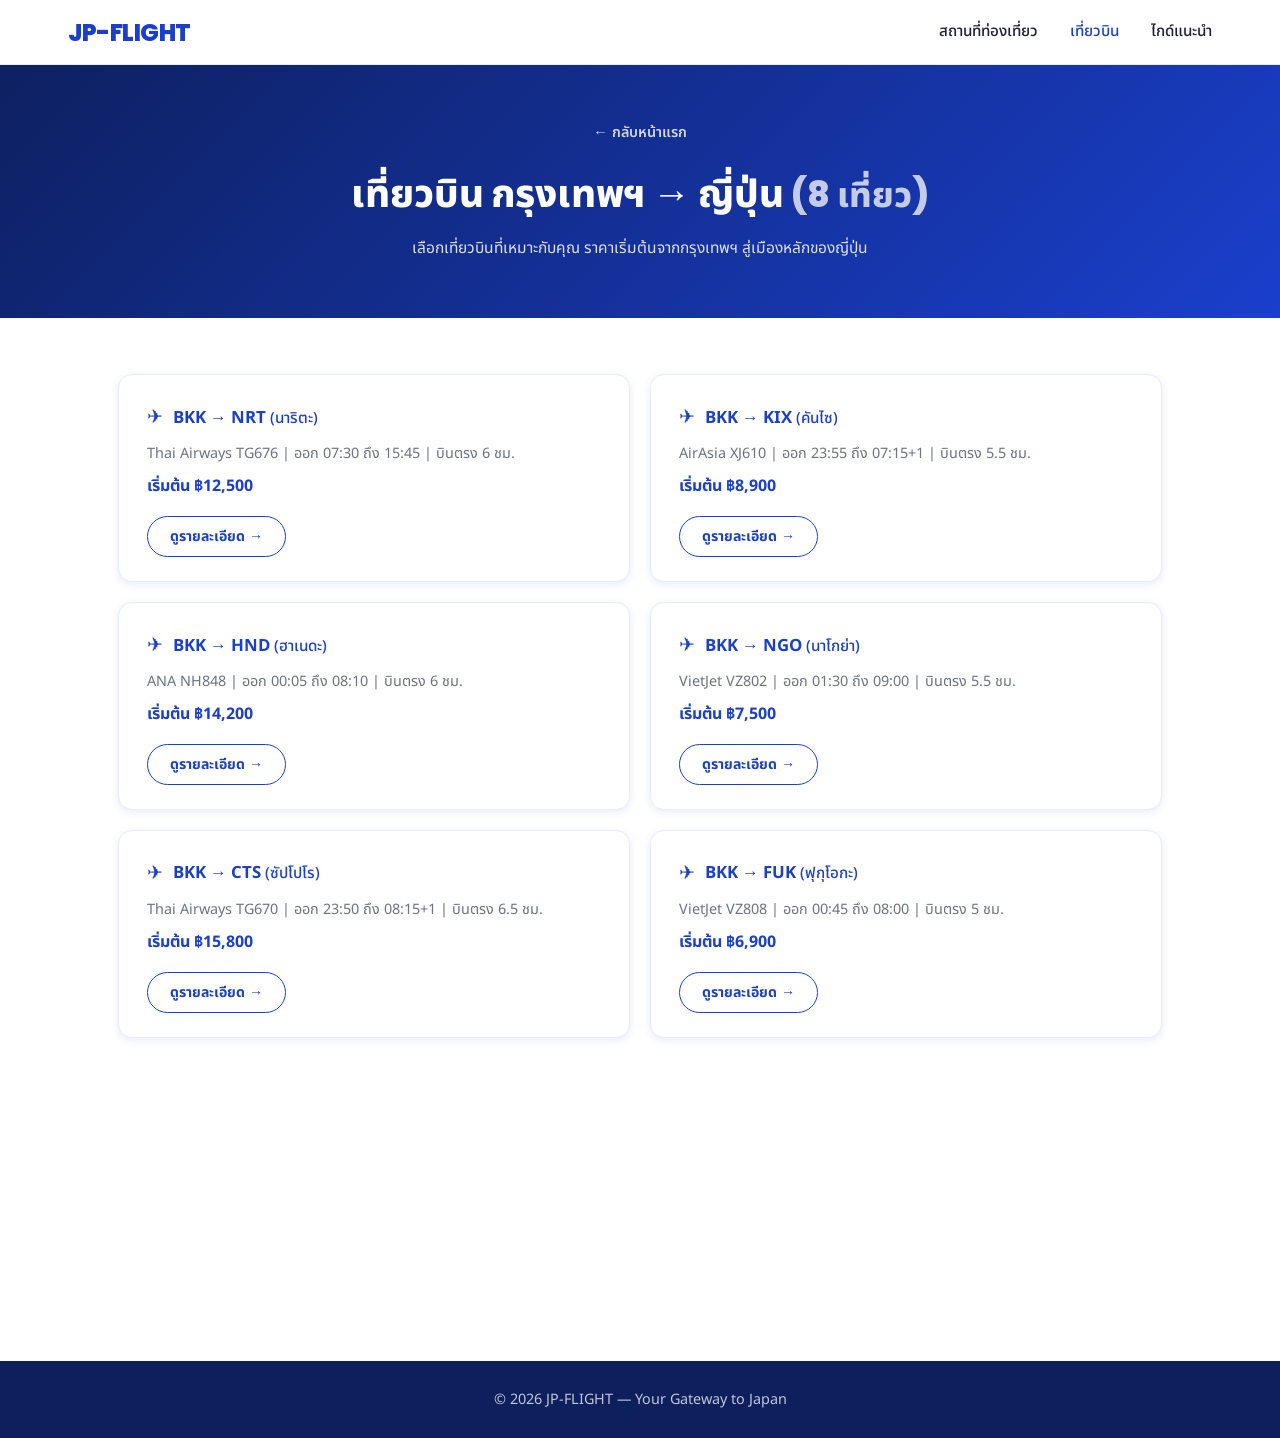
<file: flights.html>
<!DOCTYPE html>
<html lang="th">
<head>
  <meta charset="UTF-8" />
  <meta name="viewport" content="width=device-width, initial-scale=1.0" />
  <title>เที่ยวบิน — JP-FLIGHT</title>
  <link rel="stylesheet" href="style.css" />
  <link href="https://fonts.googleapis.com/css2?family=Noto+Sans+Thai:wght@400;600;700&family=Poppins:wght@400;600;700;800&display=swap" rel="stylesheet" />
</head>
<body class="page-flights">

  <!-- ===== NAVBAR ===== -->
  <header class="navbar" id="navbar">
    <div class="nav-inner">
      <a href="index.html" class="logo">JP-FLIGHT</a>
      <nav>
        <a href="travel-place.html" class="nav-link">สถานที่ท่องเที่ยว</a>
        <a href="flights.html" class="nav-link" style="color:var(--blue)">เที่ยวบิน</a>
        <a href="guides.html" class="nav-link">ไกด์แนะนำ</a>
      </nav>
      <button class="hamburger" id="hamburger" aria-label="เมนู">
        <span></span><span></span><span></span>
      </button>
    </div>
    <div class="mobile-menu" id="mobileMenu">
      <a href="travel-place.html" class="nav-link">สถานที่ท่องเที่ยว</a>
      <a href="flights.html" class="nav-link">เที่ยวบิน</a>
      <a href="guides.html" class="nav-link">ไกด์แนะนำ</a>
    </div>
  </header>

  <!-- ===== HERO ===== -->
  <div class="fl-hero">
    <a href="index.html" class="fl-back">← กลับหน้าแรก</a>
    <h1 class="fl-hero-title">เที่ยวบิน กรุงเทพฯ → ญี่ปุ่น <span class="fl-count">(8 เที่ยว)</span></h1>
    <p class="fl-hero-sub">เลือกเที่ยวบินที่เหมาะกับคุณ ราคาเริ่มต้นจากกรุงเทพฯ สู่เมืองหลักของญี่ปุ่น</p>
  </div>

  <!-- ===== FLIGHTS GRID ===== -->
  <main class="fl-main">
    <div class="fl-grid" id="flightGrid">

      <div class="fl-card" data-route="BKK→NRT" data-airline="Thai Airways TG676" data-time="07:30 → 15:45" data-duration="6 ชม." data-price="12,500">
        <div class="fl-card-header">
          <span class="fl-icon">✈</span>
          <span class="fl-route">BKK → NRT <span class="fl-city">(นาริตะ)</span></span>
        </div>
        <p class="fl-detail">Thai Airways TG676 | ออก 07:30 ถึง 15:45 | บินตรง 6 ชม.</p>
        <p class="fl-price">เริ่มต้น ฿12,500</p>
        <button class="fl-btn" onclick="openFlightModal(this)">ดูรายละเอียด →</button>
      </div>

      <div class="fl-card" data-route="BKK→KIX" data-airline="AirAsia XJ610" data-time="23:55 → 07:15+1" data-duration="5.5 ชม." data-price="8,900">
        <div class="fl-card-header">
          <span class="fl-icon">✈</span>
          <span class="fl-route">BKK → KIX <span class="fl-city">(คันไซ)</span></span>
        </div>
        <p class="fl-detail">AirAsia XJ610 | ออก 23:55 ถึง 07:15+1 | บินตรง 5.5 ชม.</p>
        <p class="fl-price">เริ่มต้น ฿8,900</p>
        <button class="fl-btn" onclick="openFlightModal(this)">ดูรายละเอียด →</button>
      </div>

      <div class="fl-card" data-route="BKK→HND" data-airline="ANA NH848" data-time="00:05 → 08:10" data-duration="6 ชม." data-price="14,200">
        <div class="fl-card-header">
          <span class="fl-icon">✈</span>
          <span class="fl-route">BKK → HND <span class="fl-city">(ฮาเนดะ)</span></span>
        </div>
        <p class="fl-detail">ANA NH848 | ออก 00:05 ถึง 08:10 | บินตรง 6 ชม.</p>
        <p class="fl-price">เริ่มต้น ฿14,200</p>
        <button class="fl-btn" onclick="openFlightModal(this)">ดูรายละเอียด →</button>
      </div>

      <div class="fl-card" data-route="BKK→NGO" data-airline="VietJet VZ802" data-time="01:30 → 09:00" data-duration="5.5 ชม." data-price="7,500">
        <div class="fl-card-header">
          <span class="fl-icon">✈</span>
          <span class="fl-route">BKK → NGO <span class="fl-city">(นาโกย่า)</span></span>
        </div>
        <p class="fl-detail">VietJet VZ802 | ออก 01:30 ถึง 09:00 | บินตรง 5.5 ชม.</p>
        <p class="fl-price">เริ่มต้น ฿7,500</p>
        <button class="fl-btn" onclick="openFlightModal(this)">ดูรายละเอียด →</button>
      </div>

      <div class="fl-card" data-route="BKK→CTS" data-airline="Thai Airways TG670" data-time="23:50 → 08:15+1" data-duration="6.5 ชม." data-price="15,800">
        <div class="fl-card-header">
          <span class="fl-icon">✈</span>
          <span class="fl-route">BKK → CTS <span class="fl-city">(ซัปโปโร)</span></span>
        </div>
        <p class="fl-detail">Thai Airways TG670 | ออก 23:50 ถึง 08:15+1 | บินตรง 6.5 ชม.</p>
        <p class="fl-price">เริ่มต้น ฿15,800</p>
        <button class="fl-btn" onclick="openFlightModal(this)">ดูรายละเอียด →</button>
      </div>

      <div class="fl-card" data-route="BKK→FUK" data-airline="VietJet VZ808" data-time="00:45 → 08:00" data-duration="5 ชม." data-price="6,900">
        <div class="fl-card-header">
          <span class="fl-icon">✈</span>
          <span class="fl-route">BKK → FUK <span class="fl-city">(ฟุกุโอกะ)</span></span>
        </div>
        <p class="fl-detail">VietJet VZ808 | ออก 00:45 ถึง 08:00 | บินตรง 5 ชม.</p>
        <p class="fl-price">เริ่มต้น ฿6,900</p>
        <button class="fl-btn" onclick="openFlightModal(this)">ดูรายละเอียด →</button>
      </div>

      <div class="fl-card" data-route="BKK→OKA" data-airline="Thai AirAsia FD238" data-time="10:00 → 14:30" data-duration="4.5 ชม." data-price="7,200">
        <div class="fl-card-header">
          <span class="fl-icon">✈</span>
          <span class="fl-route">BKK → OKA <span class="fl-city">(โอกินาว่า)</span></span>
        </div>
        <p class="fl-detail">Thai AirAsia FD238 | ออก 10:00 ถึง 14:30 | บินตรง 4.5 ชม.</p>
        <p class="fl-price">เริ่มต้น ฿7,200</p>
        <button class="fl-btn" onclick="openFlightModal(this)">ดูรายละเอียด →</button>
      </div>

      <div class="fl-card" data-route="BKK→HIJ" data-airline="Japan Airlines JL831" data-time="09:00 → 16:40" data-duration="5.5 ชม." data-price="11,900">
        <div class="fl-card-header">
          <span class="fl-icon">✈</span>
          <span class="fl-route">BKK → HIJ <span class="fl-city">(ฮิโรชิม่า)</span></span>
        </div>
        <p class="fl-detail">Japan Airlines JL831 | ออก 09:00 ถึง 16:40 | บินตรง 5.5 ชม.</p>
        <p class="fl-price">เริ่มต้น ฿11,900</p>
        <button class="fl-btn" onclick="openFlightModal(this)">ดูรายละเอียด →</button>
      </div>

    </div>
  </main>

  <!-- ===== FOOTER ===== -->
  <footer class="footer">
    <p>© 2026 JP-FLIGHT — Your Gateway to Japan</p>
  </footer>

  <!-- ===== MODAL ===== -->
  <div class="modal-overlay" id="modalOverlay">
    <div class="modal" id="modal">
      <button class="modal-close" id="modalClose">✕</button>
      <div class="modal-body" id="modalBody"></div>
    </div>
  </div>

  <!-- ===== TOAST ===== -->
  <div class="toast" id="toast"></div>

  <script src="script.js"></script>
  <script>
    function openFlightModal(btn) {
      const card    = btn.closest('.fl-card');
      const route   = card.dataset.route;
      const airline = card.dataset.airline;
      const time    = card.dataset.time;
      const dur     = card.dataset.duration;
      const price   = card.dataset.price;
      openModal(`
        <div style="padding:36px 28px 28px;">
          <h3 style="font-size:1.35rem;color:var(--navy);margin-bottom:18px;">✈ ${route}</h3>
          <div style="display:flex;flex-direction:column;gap:10px;margin-bottom:20px;">
            <div class="fl-modal-row"><span class="fl-modal-label">สายการบิน</span><span>${airline}</span></div>
            <div class="fl-modal-row"><span class="fl-modal-label">เวลาออก–ถึง</span><span>${time}</span></div>
            <div class="fl-modal-row"><span class="fl-modal-label">ระยะเวลา</span><span>${dur}</span></div>
            <div class="fl-modal-row"><span class="fl-modal-label">ราคาเริ่มต้น</span><span style="color:var(--blue);font-weight:800;">฿${price}</span></div>
          </div>
        </div>
      `);
    }
  </script>
</body>
</html>
</file>
<file: style.css>
/* ===== RESET & BASE ===== */
*, *::before, *::after { box-sizing: border-box; margin: 0; padding: 0; }

:root {
  --blue:       #1a3fcc;
  --blue-light: #2e5de8;
  --blue-dark:  #0f2490;
  --navy:       #0d1f5c;
  --white:      #ffffff;
  --off-white:  #f4f6ff;
  --gray:       #6b7280;
  --gray-light: #e8ecf7;
  --text:       #1a1f36;
  --shadow-sm:  0 2px 8px rgba(26,63,204,0.10);
  --shadow-md:  0 6px 24px rgba(26,63,204,0.14);
  --shadow-lg:  0 12px 40px rgba(26,63,204,0.18);
  --radius:     14px;
  --transition: 0.26s cubic-bezier(0.4,0,0.2,1);
}

html { scroll-behavior: smooth; }

body {
  font-family: 'Noto Sans Thai', 'Poppins', sans-serif;
  color: var(--text);
  background: var(--white);
  overflow-x: hidden;
}

/* ===== NAVBAR ===== */
.navbar {
  position: fixed;
  top: 0; left: 0; right: 0;
  z-index: 100;
  background: var(--white);
  border-bottom: 1.5px solid var(--gray-light);
  transition: box-shadow var(--transition);
}
.navbar.scrolled { box-shadow: var(--shadow-md); }

.nav-inner {
  max-width: 1200px;
  margin: 0 auto;
  padding: 0 28px;
  height: 64px;
  display: flex;
  align-items: center;
  justify-content: space-between;
}

.logo {
  font-family: 'Poppins', sans-serif;
  font-size: 1.5rem;
  font-weight: 800;
  color: var(--blue);
  text-decoration: none;
  letter-spacing: -0.5px;
}

nav { display: flex; gap: 32px; }

.nav-link {
  text-decoration: none;
  color: var(--text);
  font-size: 0.95rem;
  font-weight: 500;
  position: relative;
  padding-bottom: 2px;
  transition: color var(--transition);
}
.nav-link::after {
  content: '';
  position: absolute;
  bottom: -2px; left: 0; right: 0;
  height: 2px;
  background: var(--blue);
  transform: scaleX(0);
  transition: transform var(--transition);
}
.nav-link:hover { color: var(--blue); }
.nav-link:hover::after { transform: scaleX(1); }

.hamburger {
  display: none;
  flex-direction: column;
  gap: 5px;
  background: none;
  border: none;
  cursor: pointer;
  padding: 4px;
}
.hamburger span {
  display: block;
  width: 24px; height: 2.5px;
  background: var(--text);
  border-radius: 2px;
  transition: var(--transition);
}

.mobile-menu {
  display: none;
  flex-direction: column;
  padding: 12px 28px 20px;
  gap: 16px;
  border-top: 1px solid var(--gray-light);
}
.mobile-menu.open { display: flex; }

@media (max-width: 680px) {
  nav { display: none; }
  .hamburger { display: flex; }
}

/* ===== HERO ===== */
.hero {
  position: relative;
  min-height: 100vh;
  display: flex;
  align-items: center;
  justify-content: center;
  background: url('https://thfvnext.bing.com/th/id/R.3def6a21fee8acb8ed7e7586ba467267?rik=mBIckvixL36B2g&pid=ImgRaw&r=0') center/cover no-repeat;
  overflow: hidden;
}

.hero-overlay {
  position: absolute;
  inset: 0;
  
}

.hero-content {
  position: relative;
  z-index: 2;
  text-align: center;
  color: var(--white);
  padding: 0 24px;
  max-width: 760px;
  animation: fadeUp 0.9s ease both;
}

.hero-title {
  font-family: 'Poppins', 'Noto Sans Thai', sans-serif;
  font-size: clamp(2rem, 5vw, 3.4rem);
  font-weight: 800;
  line-height: 1.2;
  margin-bottom: 18px;
  text-shadow: 0 2px 20px rgba(0,0,0,0.3);
}

.hero-sub {
  font-size: clamp(1rem, 2vw, 1.2rem);
  opacity: 0.9;
  margin-bottom: 36px;
  line-height: 1.7;
}

.hero-actions { display: flex; gap: 16px; justify-content: center; flex-wrap: wrap; }

.btn {
  display: inline-block;
  padding: 14px 32px;
  border-radius: 50px;
  font-size: 1rem;
  font-weight: 700;
  text-decoration: none;
  cursor: pointer;
  border: none;
  transition: transform var(--transition), box-shadow var(--transition), background var(--transition);
}
.btn:hover { transform: translateY(-2px); }

.btn-primary {
  background: var(--white);
  color: var(--blue);
}
.btn-primary:hover {
  background: var(--off-white);
  box-shadow: var(--shadow-md);
}

.btn-hero-main {
  font-size: 1.15rem;
  padding: 18px 52px;
  letter-spacing: 0.3px;
  box-shadow: 0 4px 28px rgba(255,255,255,0.25);
}
.btn-hero-main:hover {
  box-shadow: 0 8px 36px rgba(255,255,255,0.4);
  transform: translateY(-3px) scale(1.04);
}

.btn-outline {
  background: transparent;
  color: var(--white);
  border: 2px solid rgba(255,255,255,0.75);
}
.btn-outline:hover {
  background: rgba(255,255,255,0.12);
  border-color: var(--white);
}

.hero-scroll {
  position: absolute;
  bottom: 32px;
  left: 50%;
  transform: translateX(-50%);
  z-index: 2;
  text-align: center;
  color: rgba(255,255,255,0.75);
  font-size: 0.8rem;
  cursor: pointer;
  transition: color var(--transition);
}
.hero-scroll:hover { color: var(--white); }
.scroll-arrow {
  animation: bounce 1.6s infinite;
  font-size: 1.2rem;
  margin-top: 4px;
}

/* ===== SECTIONS ===== */
.section {
  padding: 96px 28px;
  max-width: 1200px;
  margin: 0 auto;
}
.section-alt {
  max-width: 100%;
  background: var(--off-white);
  padding: 96px 28px;
}
.section-alt > * { max-width: 1200px; margin-left: auto; margin-right: auto; }

.section-title {
  text-align: center;
  font-size: clamp(1.5rem, 3vw, 2.2rem);
  font-weight: 700;
  color: var(--navy);
  margin-bottom: 56px;
  position: relative;
}
.section-title::after {
  content: '';
  display: block;
  width: 56px; height: 3px;
  background: var(--blue);
  border-radius: 2px;
  margin: 14px auto 0;
}

/* ===== DESTINATIONS ===== */
.destinations-grid {
  display: grid;
  grid-template-columns: repeat(4, 1fr);
  gap: 24px;
}

@media (max-width: 1024px) { .destinations-grid { grid-template-columns: repeat(2, 1fr); } }
@media (max-width: 520px)  { .destinations-grid { grid-template-columns: 1fr; } }

.dest-card {
  border-radius: var(--radius);
  overflow: hidden;
  box-shadow: var(--shadow-sm);
  cursor: pointer;
  transition: transform var(--transition), box-shadow var(--transition);
  background: var(--white);
}
.dest-card:hover {
  transform: translateY(-6px);
  box-shadow: var(--shadow-lg);
}

.dest-img-wrap {
  position: relative;
  overflow: hidden;
  aspect-ratio: 4/3;
}
.dest-img-wrap img {
  width: 100%; height: 100%;
  object-fit: cover;
  transition: transform 0.5s ease;
  display: block;
}
.dest-card:hover .dest-img-wrap img { transform: scale(1.07); }

.dest-overlay {
  position: absolute;
  inset: 0;
  background: rgba(13,31,92,0.55);
  display: flex;
  align-items: center;
  justify-content: center;
  opacity: 0;
  transition: opacity var(--transition);
}
.dest-card:hover .dest-overlay { opacity: 1; }

.dest-btn {
  background: var(--white);
  color: var(--blue);
  border: none;
  padding: 10px 22px;
  border-radius: 50px;
  font-weight: 700;
  font-size: 0.9rem;
  cursor: pointer;
  transition: background var(--transition), transform var(--transition);
}
.dest-btn:hover {
  background: var(--off-white);
  transform: scale(1.05);
}

.dest-name {
  padding: 14px 16px;
  font-weight: 600;
  color: var(--blue);
  font-size: 0.95rem;
}

/* ===== FLIGHTS ===== */
.flights-grid {
  display: grid;
  grid-template-columns: repeat(2, 1fr);
  gap: 24px;
  max-width: 1200px;
  margin: 0 auto;
}
@media (max-width: 720px) { .flights-grid { grid-template-columns: 1fr; } }

.flight-card {
  background: var(--white);
  border-radius: var(--radius);
  padding: 28px;
  box-shadow: var(--shadow-sm);
  transition: transform var(--transition), box-shadow var(--transition);
  cursor: default;
}
.flight-card:hover {
  transform: translateY(-4px);
  box-shadow: var(--shadow-md);
}

.flight-header {
  display: flex;
  align-items: center;
  gap: 10px;
  margin-bottom: 10px;
}

.flight-icon {
  font-size: 1.3rem;
  color: var(--blue);
}

.flight-route {
  font-weight: 700;
  font-size: 1.05rem;
  color: var(--blue);
}

.flight-detail {
  color: var(--gray);
  font-size: 0.9rem;
  margin-bottom: 10px;
  line-height: 1.6;
}

.flight-price {
  color: var(--blue);
  font-weight: 700;
  font-size: 1rem;
  margin-bottom: 18px;
}

.btn-book {
  background: var(--blue);
  color: var(--white);
  border: none;
  padding: 10px 24px;
  border-radius: 50px;
  font-weight: 700;
  font-size: 0.9rem;
  cursor: pointer;
  transition: background var(--transition), transform var(--transition), box-shadow var(--transition);
}
.btn-book:hover {
  background: var(--blue-dark);
  transform: translateY(-2px);
  box-shadow: var(--shadow-sm);
}
.btn-book:active { transform: scale(0.97); }

/* ===== GUIDES ===== */
.guides-grid {
  display: grid;
  grid-template-columns: repeat(3, 1fr);
  gap: 28px;
}
@media (max-width: 900px) { .guides-grid { grid-template-columns: 1fr; max-width: 420px; margin: 0 auto; } }

.guide-card {
  background: var(--white);
  border-radius: var(--radius);
  padding: 36px 28px;
  text-align: center;
  box-shadow: var(--shadow-sm);
  border: 1.5px solid var(--gray-light);
  transition: transform var(--transition), box-shadow var(--transition), border-color var(--transition);
  cursor: pointer;
  outline: none;
}
.guide-card:hover, .guide-card:focus {
  transform: translateY(-6px);
  box-shadow: var(--shadow-lg);
  border-color: var(--blue-light);
}

.guide-avatar {
  width: 96px; height: 96px;
  border-radius: 50%;
  overflow: hidden;
  margin: 0 auto 18px;
  border: 3px solid var(--blue-light);
}
.guide-avatar img { width: 100%; height: 100%; object-fit: cover; display: block; }

.guide-name {
  font-size: 1.05rem;
  font-weight: 700;
  color: var(--navy);
  margin-bottom: 6px;
}
.guide-spec {
  font-size: 0.88rem;
  color: var(--blue);
  font-weight: 500;
  margin-bottom: 10px;
}
.guide-stars {
  color: #f5b700;
  font-size: 1rem;
  letter-spacing: 2px;
  margin-bottom: 18px;
}

.guide-more {
  display: inline-block;
  color: var(--blue);
  font-weight: 700;
  font-size: 0.88rem;
  transition: color var(--transition), transform var(--transition);
}
.guide-card:hover .guide-more {
  color: var(--blue-dark);
  transform: translateX(3px);
}

.btn-contact {
  background: var(--off-white);
  color: var(--blue);
  border: 1.5px solid var(--blue-light);
  padding: 10px 22px;
  border-radius: 50px;
  font-weight: 700;
  font-size: 0.88rem;
  cursor: pointer;
  transition: background var(--transition), transform var(--transition);
}
.btn-contact:hover {
  background: var(--blue);
  color: var(--white);
  transform: scale(1.04);
}

/* ===== FOOTER ===== */
.footer {
  background: var(--navy);
  color: rgba(255,255,255,0.75);
  text-align: center;
  padding: 28px;
  font-size: 0.9rem;
}

/* ===== MODAL ===== */
.modal-overlay {
  position: fixed;
  inset: 0;
  background: rgba(13,31,92,0.55);
  backdrop-filter: blur(4px);
  z-index: 200;
  display: flex;
  align-items: center;
  justify-content: center;
  opacity: 0;
  pointer-events: none;
  transition: opacity 0.3s ease;
}
.modal-overlay.open {
  opacity: 1;
  pointer-events: all;
}

.modal {
  background: var(--white);
  border-radius: 20px;
  padding: 0;
  max-width: 600px;
  width: 92%;
  max-height: 88vh;
  overflow-y: auto;
  position: relative;
  transform: scale(0.92) translateY(16px);
  transition: transform 0.3s ease;
  box-shadow: var(--shadow-lg);
  scrollbar-width: thin;
  scrollbar-color: var(--gray-light) transparent;
}
.modal::-webkit-scrollbar { width: 5px; }
.modal::-webkit-scrollbar-thumb { background: var(--gray-light); border-radius: 4px; }
.modal-overlay.open .modal {
  transform: scale(1) translateY(0);
}

.modal-close {
  position: sticky;
  top: 12px;
  float: right;
  margin: 12px 12px 0 0;
  z-index: 10;
  background: rgba(255,255,255,0.92);
  border: none;
  width: 32px; height: 32px;
  border-radius: 50%;
  cursor: pointer;
  font-size: 0.9rem;
  display: flex; align-items: center; justify-content: center;
  transition: background var(--transition);
  box-shadow: 0 2px 8px rgba(0,0,0,0.15);
}
.modal-close:hover { background: #d1d5db; }

.modal-body h3 { font-size: 1.4rem; color: var(--navy); margin-bottom: 10px; }
.modal-body p  { color: var(--gray); line-height: 1.8; font-size: 0.95rem; }
.modal-body img { width: 100%; border-radius: 12px; margin-bottom: 18px; object-fit: cover; max-height: 220px; }

/* ===== DESTINATION POPUP ===== */
.dp-hero-img {
  position: relative;
  width: 100%;
  height: 220px;
  overflow: hidden;
  border-radius: 20px 20px 0 0;
  flex-shrink: 0;
}
.dp-hero-img img {
  width: 100%; height: 100%;
  object-fit: cover;
  display: block;
}
.dp-hero-title-wrap {
  position: absolute;
  bottom: 0; left: 0; right: 0;
  padding: 50px 24px 18px;
  background: linear-gradient(to top, rgba(13,31,92,0.82) 0%, transparent 100%);
}
.dp-city-title {
  color: var(--white);
  font-size: 1.5rem;
  font-weight: 800;
  font-family: 'Poppins', 'Noto Sans Thai', sans-serif;
}
.dp-content {
  padding: 0 24px 28px;
}
.dp-back {
  display: inline-block;
  margin: 18px 0 16px;
  background: none;
  border: none;
  color: var(--blue);
  font-size: 0.92rem;
  font-weight: 600;
  cursor: pointer;
  font-family: 'Noto Sans Thai', 'Poppins', sans-serif;
  padding: 0;
  transition: color var(--transition);
}
.dp-back:hover { color: var(--blue-dark); }

.dp-section-card {
  background: var(--off-white);
  border-radius: 14px;
  padding: 18px 20px;
  margin-bottom: 14px;
  border: 1.5px solid var(--gray-light);
}
.dp-card-title {
  font-size: 0.97rem;
  font-weight: 700;
  color: var(--navy);
  margin-bottom: 12px;
}
.dp-route-item {
  font-size: 0.9rem;
  color: var(--text);
  line-height: 1.75;
  margin-bottom: 6px;
  padding-left: 4px;
}
.dp-time-text {
  font-size: 0.92rem;
  color: var(--text);
  line-height: 1.8;
}
.dp-flight-row {
  display: flex;
  align-items: center;
  justify-content: space-between;
  padding: 12px 0;
  border-bottom: 1px solid var(--gray-light);
  gap: 12px;
}
.dp-flight-row:last-child { border-bottom: none; padding-bottom: 0; }
.dp-flight-left {
  display: flex;
  align-items: flex-start;
  gap: 10px;
}
.dp-flight-icon {
  font-size: 1.1rem;
  color: var(--blue);
  margin-top: 2px;
  flex-shrink: 0;
}
.dp-flight-route {
  font-weight: 700;
  color: var(--blue);
  font-size: 0.93rem;
  margin-bottom: 3px;
}
.dp-flight-detail {
  font-size: 0.82rem;
  color: var(--gray);
  line-height: 1.5;
}
.dp-flight-price {
  font-weight: 800;
  color: var(--navy);
  font-size: 0.95rem;
  white-space: nowrap;
  flex-shrink: 0;
}

/* ===== TOAST ===== */
.toast {
  position: fixed;
  bottom: 32px;
  left: 50%;
  transform: translateX(-50%) translateY(80px);
  background: var(--navy);
  color: var(--white);
  padding: 14px 28px;
  border-radius: 50px;
  font-size: 0.95rem;
  font-weight: 600;
  box-shadow: var(--shadow-lg);
  z-index: 300;
  opacity: 0;
  transition: opacity 0.3s ease, transform 0.3s ease;
  white-space: nowrap;
}
.toast.show {
  opacity: 1;
  transform: translateX(-50%) translateY(0);
}

/* ===== GUIDE POPUP ===== */
.modal-guide {
  max-width: 560px;
  max-height: 85vh;
  overflow-y: auto;
  padding: 36px 36px 32px;
  scrollbar-width: thin;
  scrollbar-color: var(--gray-light) transparent;
}
.modal-guide::-webkit-scrollbar { width: 5px; }
.modal-guide::-webkit-scrollbar-thumb { background: var(--gray-light); border-radius: 4px; }

.gp-header {
  text-align: center;
  margin-bottom: 28px;
}
.gp-avatar-popup {
  width: 110px; height: 110px;
  border-radius: 50%;
  overflow: hidden;
  margin: 0 auto 16px;
  border: 3px solid var(--blue-light);
  box-shadow: 0 4px 16px rgba(26,63,204,0.15);
}
.gp-avatar-popup img { width: 100%; height: 100%; object-fit: cover; display: block; }
.gp-popup-name {
  font-size: 1.3rem;
  font-weight: 700;
  color: var(--navy);
  margin-bottom: 5px;
}
.gp-popup-spec {
  color: var(--blue);
  font-size: 0.93rem;
  font-weight: 600;
  margin-bottom: 8px;
}
.gp-popup-stars { color: #f5b700; font-size: 1.1rem; letter-spacing: 3px; }

.gp-detail-card {
  background: var(--off-white);
  border-radius: 12px;
  padding: 20px 22px;
  margin-bottom: 14px;
  border: 1.5px solid var(--gray-light);
}
.gp-detail-title {
  font-size: 0.97rem;
  font-weight: 700;
  color: var(--navy);
  margin-bottom: 10px;
}
.gp-detail-card p {
  color: var(--text);
  font-size: 0.93rem;
  line-height: 1.85;
}
.gp-list {
  list-style: none;
  padding: 0;
  display: flex;
  flex-direction: column;
  gap: 7px;
}
.gp-list li {
  font-size: 0.93rem;
  color: var(--text);
  padding-left: 14px;
  position: relative;
  line-height: 1.7;
}
.gp-list li::before {
  content: '•';
  position: absolute;
  left: 0;
  color: var(--blue);
  font-weight: 700;
}
.gp-contact-list {
  list-style: none;
  padding: 0;
  display: flex;
  flex-direction: column;
  gap: 10px;
}
.gp-contact-list li {
  display: flex;
  align-items: center;
  gap: 10px;
  font-size: 0.93rem;
  color: var(--text);
}
.btn-contact-popup {
  width: 100%;
  margin-top: 6px;
  padding: 14px;
  background: var(--blue);
  color: var(--white);
  border: none;
  border-radius: 50px;
  font-size: 1rem;
  font-weight: 700;
  cursor: pointer;
  font-family: 'Noto Sans Thai', 'Poppins', sans-serif;
  transition: background var(--transition), transform var(--transition), box-shadow var(--transition);
  box-shadow: var(--shadow-sm);
}
.btn-contact-popup:hover {
  background: var(--blue-dark);
  transform: translateY(-2px);
  box-shadow: var(--shadow-md);
}
.btn-contact-popup:active { transform: scale(0.98); }
@keyframes fadeUp {
  from { opacity: 0; transform: translateY(32px); }
  to   { opacity: 1; transform: translateY(0); }
}
@keyframes bounce {
  0%, 100% { transform: translateY(0); }
  50%       { transform: translateY(6px); }
}

/* ===== SCROLL REVEAL ===== */
.reveal {
  opacity: 0;
  transform: translateY(28px);
  transition: opacity 0.6s ease, transform 0.6s ease;
}
.reveal.visible {
  opacity: 1;
  transform: translateY(0);
}
/* ===== TRAVEL-PLACE PAGE ===== */
.page-travel .hero-section-tp {
  background: linear-gradient(135deg, var(--navy) 0%, var(--blue) 100%);
  padding: 120px 28px 60px;
  text-align: center;
  color: var(--white);
}
.page-travel .tp-hero-back {
  display: inline-flex;
  align-items: center;
  gap: 6px;
  color: rgba(255,255,255,0.8);
  font-size: 0.9rem;
  font-weight: 600;
  text-decoration: none;
  margin-bottom: 24px;
  transition: color var(--transition);
}
.page-travel .tp-hero-back:hover { color: var(--white); }

.page-travel .tp-hero-title {
  font-family: 'Poppins', 'Noto Sans Thai', sans-serif;
  font-size: clamp(1.6rem, 4vw, 2.6rem);
  font-weight: 800;
  margin-bottom: 12px;
}
.page-travel .tp-hero-sub {
  font-size: 1rem;
  opacity: 0.85;
  max-width: 500px;
  margin: 0 auto;
  line-height: 1.7;
}

.tp-main {
  max-width: 1200px;
  margin: 0 auto;
  padding: 60px 28px 96px;
}

.tp-section-title {
  text-align: center;
  font-size: clamp(1.3rem, 2.5vw, 1.8rem);
  font-weight: 700;
  color: var(--navy);
  margin-bottom: 40px;
}
.tp-section-title::after {
  content: '';
  display: block;
  width: 48px; height: 3px;
  background: var(--blue);
  border-radius: 2px;
  margin: 12px auto 0;
}

.tp-grid {
  display: grid;
  grid-template-columns: repeat(4, 1fr);
  gap: 24px;
}
@media (max-width: 1024px) { .tp-grid { grid-template-columns: repeat(2, 1fr); } }
@media (max-width: 520px)  { .tp-grid { grid-template-columns: 1fr; } }

.tp-card {
  border-radius: var(--radius);
  overflow: hidden;
  box-shadow: var(--shadow-sm);
  cursor: pointer;
  background: var(--white);
  border: 1.5px solid var(--gray-light);
  transition: transform var(--transition), box-shadow var(--transition), border-color var(--transition);
}
.tp-card:hover {
  transform: translateY(-6px);
  box-shadow: var(--shadow-lg);
  border-color: var(--blue-light);
}

.tp-img-wrap {
  position: relative;
  overflow: hidden;
  aspect-ratio: 4/3;
}
.tp-img-wrap img {
  width: 100%; height: 100%;
  object-fit: cover;
  display: block;
  transition: transform 0.5s ease;
}
.tp-card:hover .tp-img-wrap img { transform: scale(1.07); }

.tp-overlay {
  position: absolute;
  inset: 0;
  background: rgba(13,31,92,0.52);
  display: flex;
  align-items: center;
  justify-content: center;
  opacity: 0;
  transition: opacity var(--transition);
}
.tp-card:hover .tp-overlay { opacity: 1; }

.tp-info {
  padding: 16px 16px 18px;
}
.tp-name {
  font-weight: 700;
  color: var(--blue);
  font-size: 1rem;
  margin-bottom: 6px;
}
.tp-desc {
  font-size: 0.85rem;
  color: var(--gray);
  line-height: 1.65;
}

/* ===== FLIGHTS PAGE ===== */
.fl-hero {
  background: linear-gradient(135deg, var(--navy) 0%, var(--blue) 100%);
  padding: 120px 28px 56px;
  text-align: center;
  color: var(--white);
}
.fl-back {
  display: inline-flex;
  align-items: center;
  gap: 6px;
  color: rgba(255,255,255,0.8);
  font-size: 0.9rem;
  font-weight: 600;
  text-decoration: none;
  margin-bottom: 22px;
  transition: color var(--transition);
}
.fl-back:hover { color: var(--white); }
.fl-hero-title {
  font-family: 'Poppins', 'Noto Sans Thai', sans-serif;
  font-size: clamp(1.5rem, 3.5vw, 2.4rem);
  font-weight: 800;
  margin-bottom: 12px;
}
.fl-count { color: rgba(255,255,255,0.75); font-size: 0.9em; }
.fl-hero-sub {
  font-size: 0.97rem;
  opacity: 0.85;
  max-width: 500px;
  margin: 0 auto;
  line-height: 1.7;
}

.fl-main {
  max-width: 1100px;
  margin: 0 auto;
  padding: 56px 28px 96px;
}
.fl-grid {
  display: grid;
  grid-template-columns: repeat(2, 1fr);
  gap: 20px;
}
@media (max-width: 720px) { .fl-grid { grid-template-columns: 1fr; } }

.fl-card {
  background: var(--white);
  border-radius: var(--radius);
  padding: 28px 28px 24px;
  box-shadow: var(--shadow-sm);
  border: 1.5px solid var(--gray-light);
  transition: transform var(--transition), box-shadow var(--transition), border-color var(--transition);
}
.fl-card:hover {
  transform: translateY(-4px);
  box-shadow: var(--shadow-md);
  border-color: var(--blue-light);
}
.fl-card-header {
  display: flex;
  align-items: center;
  gap: 10px;
  margin-bottom: 10px;
}
.fl-icon { font-size: 1.2rem; color: var(--blue); }
.fl-route {
  font-weight: 700;
  font-size: 1.05rem;
  color: var(--blue);
}
.fl-city {
  font-weight: 500;
  font-size: 0.95rem;
  color: var(--blue);
}
.fl-detail {
  color: var(--gray);
  font-size: 0.9rem;
  line-height: 1.65;
  margin-bottom: 8px;
}
.fl-price {
  color: var(--blue);
  font-weight: 700;
  font-size: 1rem;
  margin-bottom: 18px;
}
.fl-btn {
  background: none;
  border: 1.5px solid var(--blue);
  color: var(--blue);
  padding: 9px 22px;
  border-radius: 50px;
  font-weight: 700;
  font-size: 0.88rem;
  cursor: pointer;
  font-family: 'Noto Sans Thai', 'Poppins', sans-serif;
  transition: background var(--transition), color var(--transition), transform var(--transition);
}
.fl-btn:hover {
  background: var(--blue);
  color: var(--white);
  transform: translateY(-1px);
}
.fl-modal-row {
  display: flex;
  justify-content: space-between;
  align-items: center;
  padding: 10px 0;
  border-bottom: 1px solid var(--gray-light);
  font-size: 0.93rem;
  color: var(--text);
}
.fl-modal-row:last-child { border-bottom: none; }
.fl-modal-label {
  color: var(--gray);
  font-weight: 500;
  font-size: 0.88rem;
}

/* ===== GUIDES PAGE ===== */
.gd-hero {
  background: linear-gradient(135deg, var(--navy) 0%, var(--blue) 100%);
  padding: 120px 28px 56px;
  text-align: center;
  color: var(--white);
}
.gd-back {
  display: inline-flex;
  align-items: center;
  gap: 6px;
  color: rgba(255,255,255,0.8);
  font-size: 0.9rem;
  font-weight: 600;
  text-decoration: none;
  margin-bottom: 22px;
  transition: color var(--transition);
}
.gd-back:hover { color: var(--white); }
.gd-hero-title {
  font-family: 'Poppins', 'Noto Sans Thai', sans-serif;
  font-size: clamp(1.6rem, 4vw, 2.6rem);
  font-weight: 800;
  margin-bottom: 12px;
}
.gd-hero-sub {
  font-size: 0.97rem;
  opacity: 0.85;
  max-width: 480px;
  margin: 0 auto;
  line-height: 1.7;
}
.gd-main {
  max-width: 1100px;
  margin: 0 auto;
  padding: 60px 28px 96px;
}
.guide-short {
  font-size: 0.86rem;
  color: var(--gray);
  line-height: 1.65;
  margin-bottom: 12px;
  padding: 0 4px;
}
</file>
